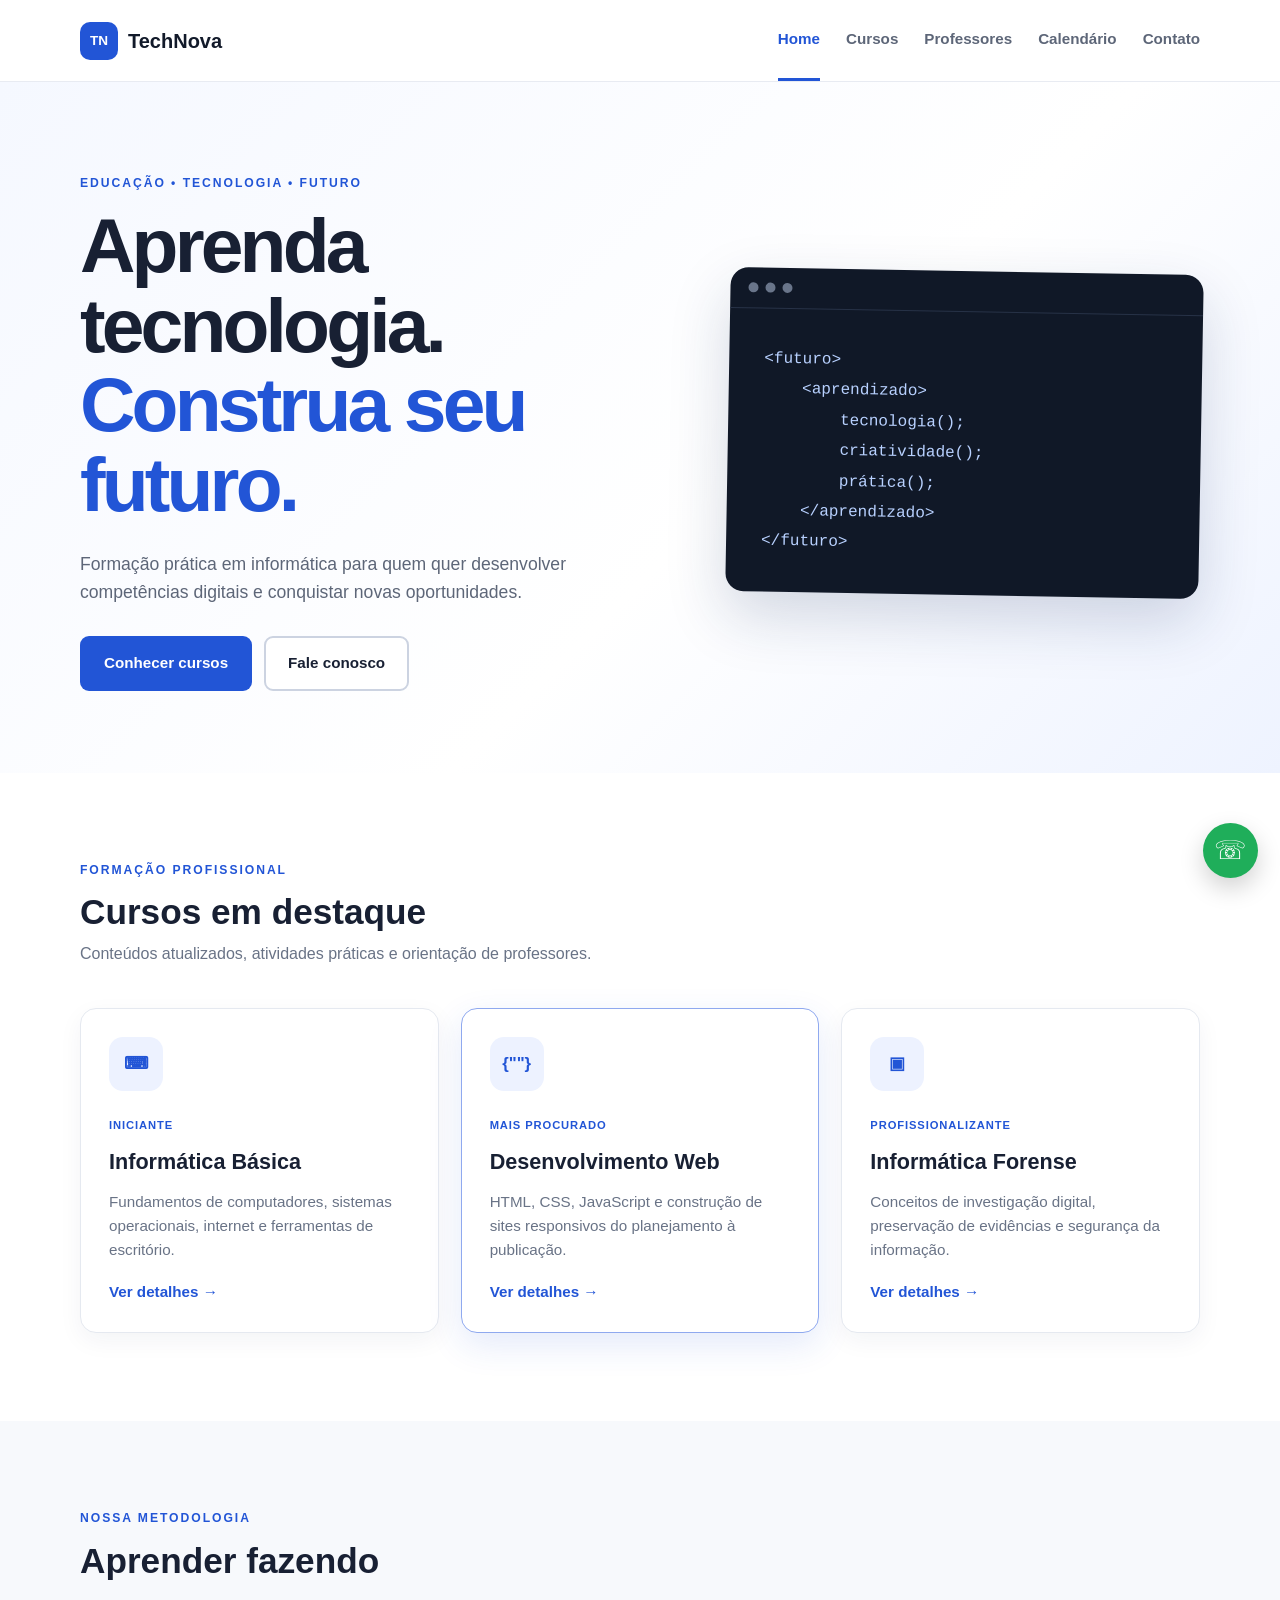
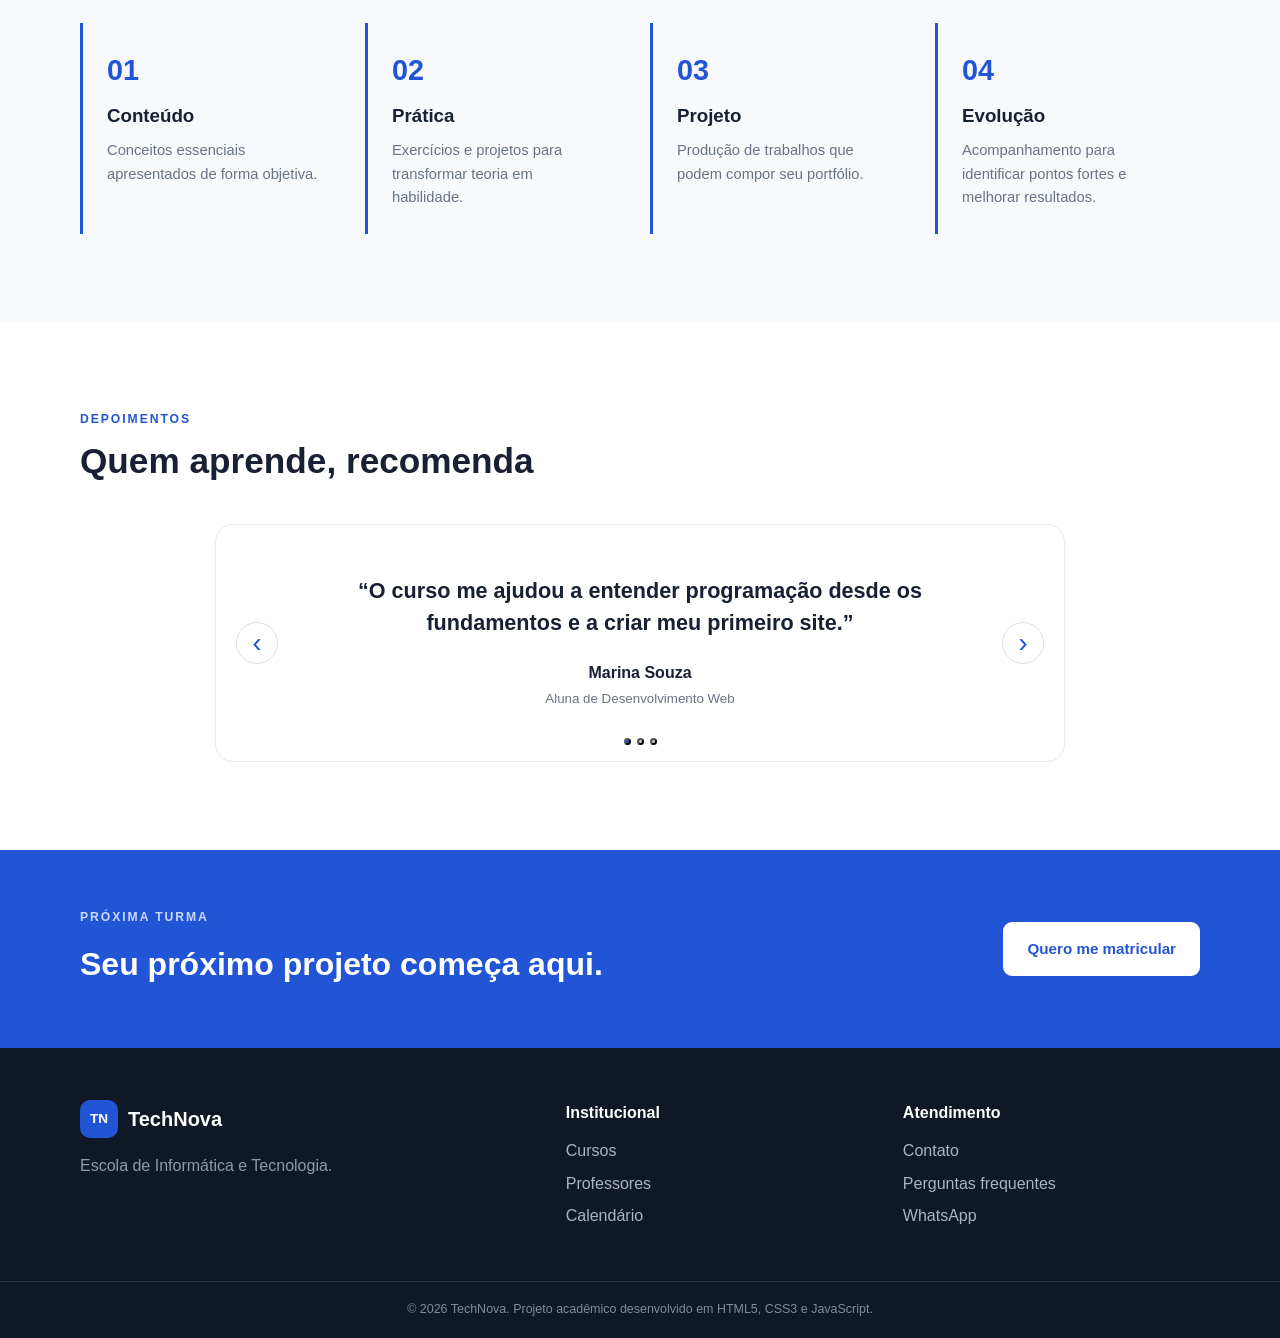
<file: index.html>
<!DOCTYPE html>
<html lang="pt-BR">
<head>
    <meta charset="UTF-8">
    <meta name="viewport" content="width=device-width, initial-scale=1.0">
    <meta name="description" content="TechNova Escola de Informática - cursos profissionalizantes de tecnologia.">
    <title>TechNova | Escola de Informática</title>
    <link rel="stylesheet" href="css/style.css">
</head>
<body>
<header class="site-header">
    <div class="container nav-wrapper">
        <a class="logo" href="index.html"><span class="logo-mark">TN</span> TechNova</a>
        <button class="menu-toggle" aria-label="Abrir menu">☰</button>
        <nav class="main-nav">
            <a class="active" href="index.html">Home</a>
            <a href="cursos.html">Cursos</a>
            <a href="professores.html">Professores</a>
            <a href="calendario.html">Calendário</a>
            <a href="contato.html">Contato</a>
        </nav>
    </div>
</header>

<main>
<section class="hero">
    <div class="container hero-grid">
        <div>
            <p class="eyebrow">EDUCAÇÃO • TECNOLOGIA • FUTURO</p>
            <h1>Aprenda tecnologia.<br><span>Construa seu futuro.</span></h1>
            <p class="hero-text">Formação prática em informática para quem quer desenvolver competências digitais e conquistar novas oportunidades.</p>
            <div class="hero-actions">
                <a class="btn btn-primary" href="cursos.html">Conhecer cursos</a>
                <a class="btn btn-outline" href="contato.html">Fale conosco</a>
            </div>
        </div>
        <div class="hero-panel">
            <div class="code-window">
                <div class="window-top"><span></span><span></span><span></span></div>
                <pre><code>&lt;futuro&gt;
    &lt;aprendizado&gt;
        tecnologia();
        criatividade();
        prática();
    &lt;/aprendizado&gt;
&lt;/futuro&gt;</code></pre>
            </div>
        </div>
    </div>
</section>

<section class="section">
    <div class="container">
        <div class="section-heading">
            <p class="eyebrow">FORMAÇÃO PROFISSIONAL</p>
            <h2>Cursos em destaque</h2>
            <p>Conteúdos atualizados, atividades práticas e orientação de professores.</p>
        </div>
        <div class="cards-grid">
            <article class="course-card">
                <div class="course-icon">⌨</div>
                <span class="tag">Iniciante</span>
                <h3>Informática Básica</h3>
                <p>Fundamentos de computadores, sistemas operacionais, internet e ferramentas de escritório.</p>
                <button class="text-btn modal-open" data-course="Informática Básica">Ver detalhes →</button>
            </article>
            <article class="course-card featured">
                <div class="course-icon">{"</>"}</div>
                <span class="tag">Mais procurado</span>
                <h3>Desenvolvimento Web</h3>
                <p>HTML, CSS, JavaScript e construção de sites responsivos do planejamento à publicação.</p>
                <button class="text-btn modal-open" data-course="Desenvolvimento Web">Ver detalhes →</button>
            </article>
            <article class="course-card">
                <div class="course-icon">▣</div>
                <span class="tag">Profissionalizante</span>
                <h3>Informática Forense</h3>
                <p>Conceitos de investigação digital, preservação de evidências e segurança da informação.</p>
                <button class="text-btn modal-open" data-course="Informática Forense">Ver detalhes →</button>
            </article>
        </div>
    </div>
</section>

<section class="section section-alt">
    <div class="container">
        <div class="section-heading">
            <p class="eyebrow">NOSSA METODOLOGIA</p>
            <h2>Aprender fazendo</h2>
        </div>
        <div class="steps">
            <div class="step"><strong>01</strong><h3>Conteúdo</h3><p>Conceitos essenciais apresentados de forma objetiva.</p></div>
            <div class="step"><strong>02</strong><h3>Prática</h3><p>Exercícios e projetos para transformar teoria em habilidade.</p></div>
            <div class="step"><strong>03</strong><h3>Projeto</h3><p>Produção de trabalhos que podem compor seu portfólio.</p></div>
            <div class="step"><strong>04</strong><h3>Evolução</h3><p>Acompanhamento para identificar pontos fortes e melhorar resultados.</p></div>
        </div>
    </div>
</section>

<section class="section">
    <div class="container">
        <div class="section-heading">
            <p class="eyebrow">DEPOIMENTOS</p>
            <h2>Quem aprende, recomenda</h2>
        </div>
        <div class="carousel">
            <button class="carousel-btn prev" aria-label="Anterior">‹</button>
            <div class="testimonial active">
                <p>“O curso me ajudou a entender programação desde os fundamentos e a criar meu primeiro site.”</p>
                <strong>Marina Souza</strong><small>Aluna de Desenvolvimento Web</small>
            </div>
            <div class="testimonial">
                <p>“As aulas práticas tornam o conteúdo muito mais fácil de compreender e aplicar.”</p>
                <strong>Lucas Almeida</strong><small>Aluno de Informática Básica</small>
            </div>
            <div class="testimonial">
                <p>“A abordagem de segurança e investigação digital despertou meu interesse pela área de informática forense.”</p>
                <strong>Gabriel Santos</strong><small>Aluno de Informática Forense</small>
            </div>
            <button class="carousel-btn next" aria-label="Próximo">›</button>
            <div class="carousel-dots"></div>
        </div>
    </div>
</section>

<section class="cta">
    <div class="container cta-inner">
        <div><p class="eyebrow">PRÓXIMA TURMA</p><h2>Seu próximo projeto começa aqui.</h2></div>
        <a class="btn btn-light" href="contato.html">Quero me matricular</a>
    </div>
</section>
</main>

<footer class="site-footer">
    <div class="container footer-grid">
        <div><a class="logo footer-logo" href="index.html"><span class="logo-mark">TN</span> TechNova</a><p>Escola de Informática e Tecnologia.</p></div>
        <div><h4>Institucional</h4><a href="cursos.html">Cursos</a><a href="professores.html">Professores</a><a href="calendario.html">Calendário</a></div>
        <div><h4>Atendimento</h4><a href="contato.html">Contato</a><a href="#faq">Perguntas frequentes</a><a class="whatsapp-link" href="#" data-whatsapp>WhatsApp</a></div>
    </div>
    <div class="footer-bottom">© 2026 TechNova. Projeto acadêmico desenvolvido em HTML5, CSS3 e JavaScript.</div>
</footer>

<a class="floating-whatsapp" href="#" data-whatsapp aria-label="Contato pelo WhatsApp">☏</a>

<div class="modal" id="courseModal" aria-hidden="true">
    <div class="modal-box">
        <button class="modal-close" aria-label="Fechar">×</button>
        <p class="eyebrow">DETALHES DO CURSO</p>
        <h2 id="modalTitle">Curso</h2>
        <p id="modalDescription"></p>
        <ul id="modalList" class="check-list"></ul>
        <a class="btn btn-primary" href="contato.html">Solicitar matrícula</a>
    </div>
</div>
<script src="js/script.js"></script>
</body>
</html>
</file>
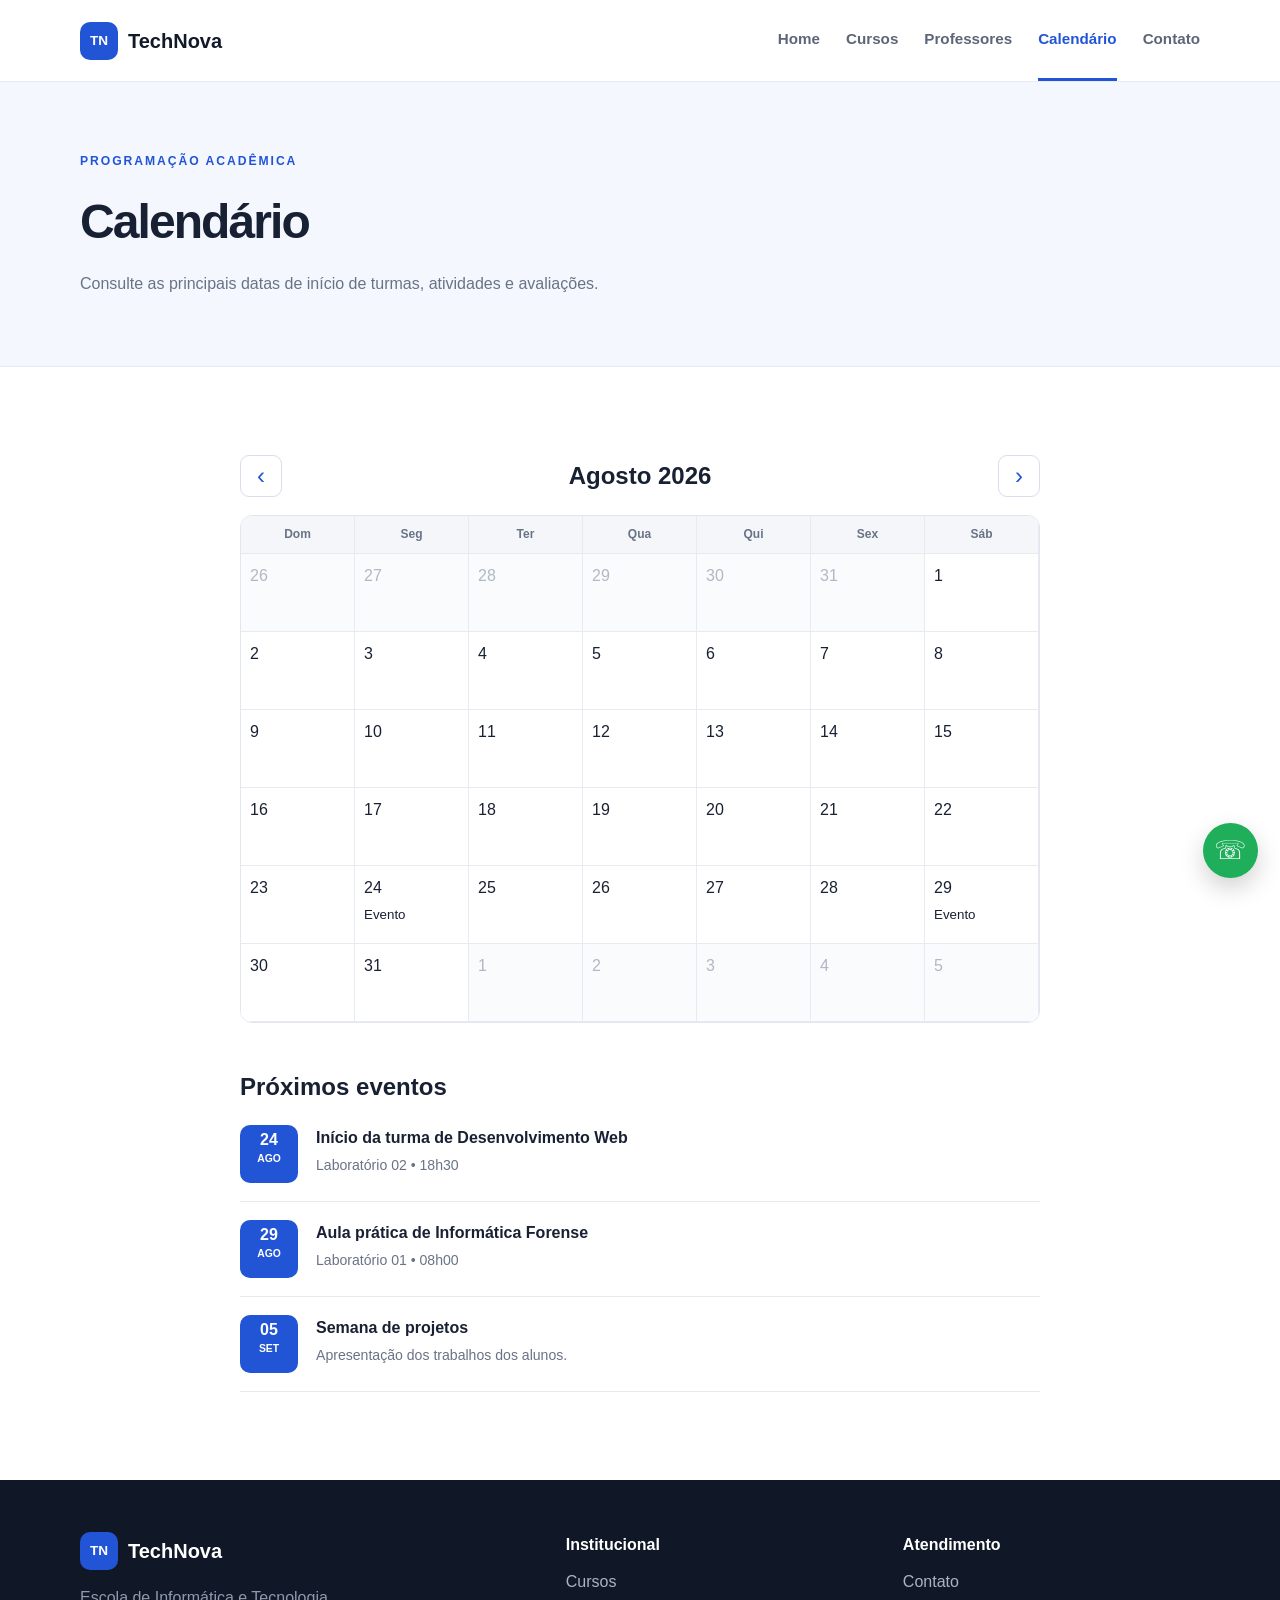
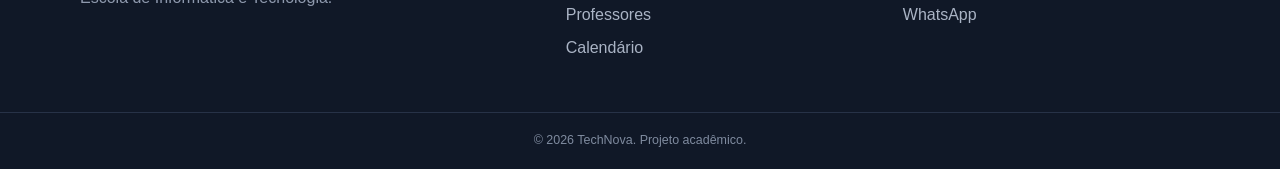
<file: calendario.html>
<!DOCTYPE html>
<html lang="pt-BR">
<head>
    <meta charset="UTF-8">
    <meta name="viewport" content="width=device-width, initial-scale=1.0">
    <title>TechNova | Calendário</title>
    <link rel="stylesheet" href="css/style.css">
</head>
<body>

<header class="site-header">
    <div class="container nav-wrapper">
        <a class="logo" href="index.html">
            <span class="logo-mark">TN</span> TechNova
        </a>
        <button class="menu-toggle" aria-label="Abrir menu">☰</button>
        <nav class="main-nav">
            <a href="index.html">Home</a>
            <a href="cursos.html">Cursos</a>
            <a href="professores.html">Professores</a>
            <a class="active" href="calendario.html">Calendário</a>
            <a href="contato.html">Contato</a>
        </nav>
    </div>
</header>
<main>
<section class="page-hero">
    <div class="container">
        <p class="eyebrow">PROGRAMAÇÃO ACADÊMICA</p>
        <h1>Calendário</h1>
        <p>Consulte as principais datas de início de turmas, atividades e avaliações.</p>
    </div>
</section>
<section class="section"><div class="container">
<div class="calendar-header"><button id="prevMonth" class="calendar-nav">‹</button><h2 id="monthTitle">Agosto 2026</h2><button id="nextMonth" class="calendar-nav">›</button></div>
<div class="calendar" id="calendar"></div>
<div class="events-list"><h2>Próximos eventos</h2>
<div class="event"><span class="event-date">24<br><small>AGO</small></span><div><h3>Início da turma de Desenvolvimento Web</h3><p>Laboratório 02 • 18h30</p></div></div>
<div class="event"><span class="event-date">29<br><small>AGO</small></span><div><h3>Aula prática de Informática Forense</h3><p>Laboratório 01 • 08h00</p></div></div>
<div class="event"><span class="event-date">05<br><small>SET</small></span><div><h3>Semana de projetos</h3><p>Apresentação dos trabalhos dos alunos.</p></div></div>
</div>
</div></section>
</main>
<footer class="site-footer"><div class="container footer-grid"><div><a class="logo footer-logo" href="index.html"><span class="logo-mark">TN</span> TechNova</a><p>Escola de Informática e Tecnologia.</p></div><div><h4>Institucional</h4><a href="cursos.html">Cursos</a><a href="professores.html">Professores</a><a href="calendario.html">Calendário</a></div><div><h4>Atendimento</h4><a href="contato.html">Contato</a><a class="whatsapp-link" href="#" data-whatsapp>WhatsApp</a></div></div><div class="footer-bottom">© 2026 TechNova. Projeto acadêmico.</div></footer>
<a class="floating-whatsapp" href="#" data-whatsapp aria-label="Contato pelo WhatsApp">☏</a><script src="js/script.js"></script>
</body></html>
</file>
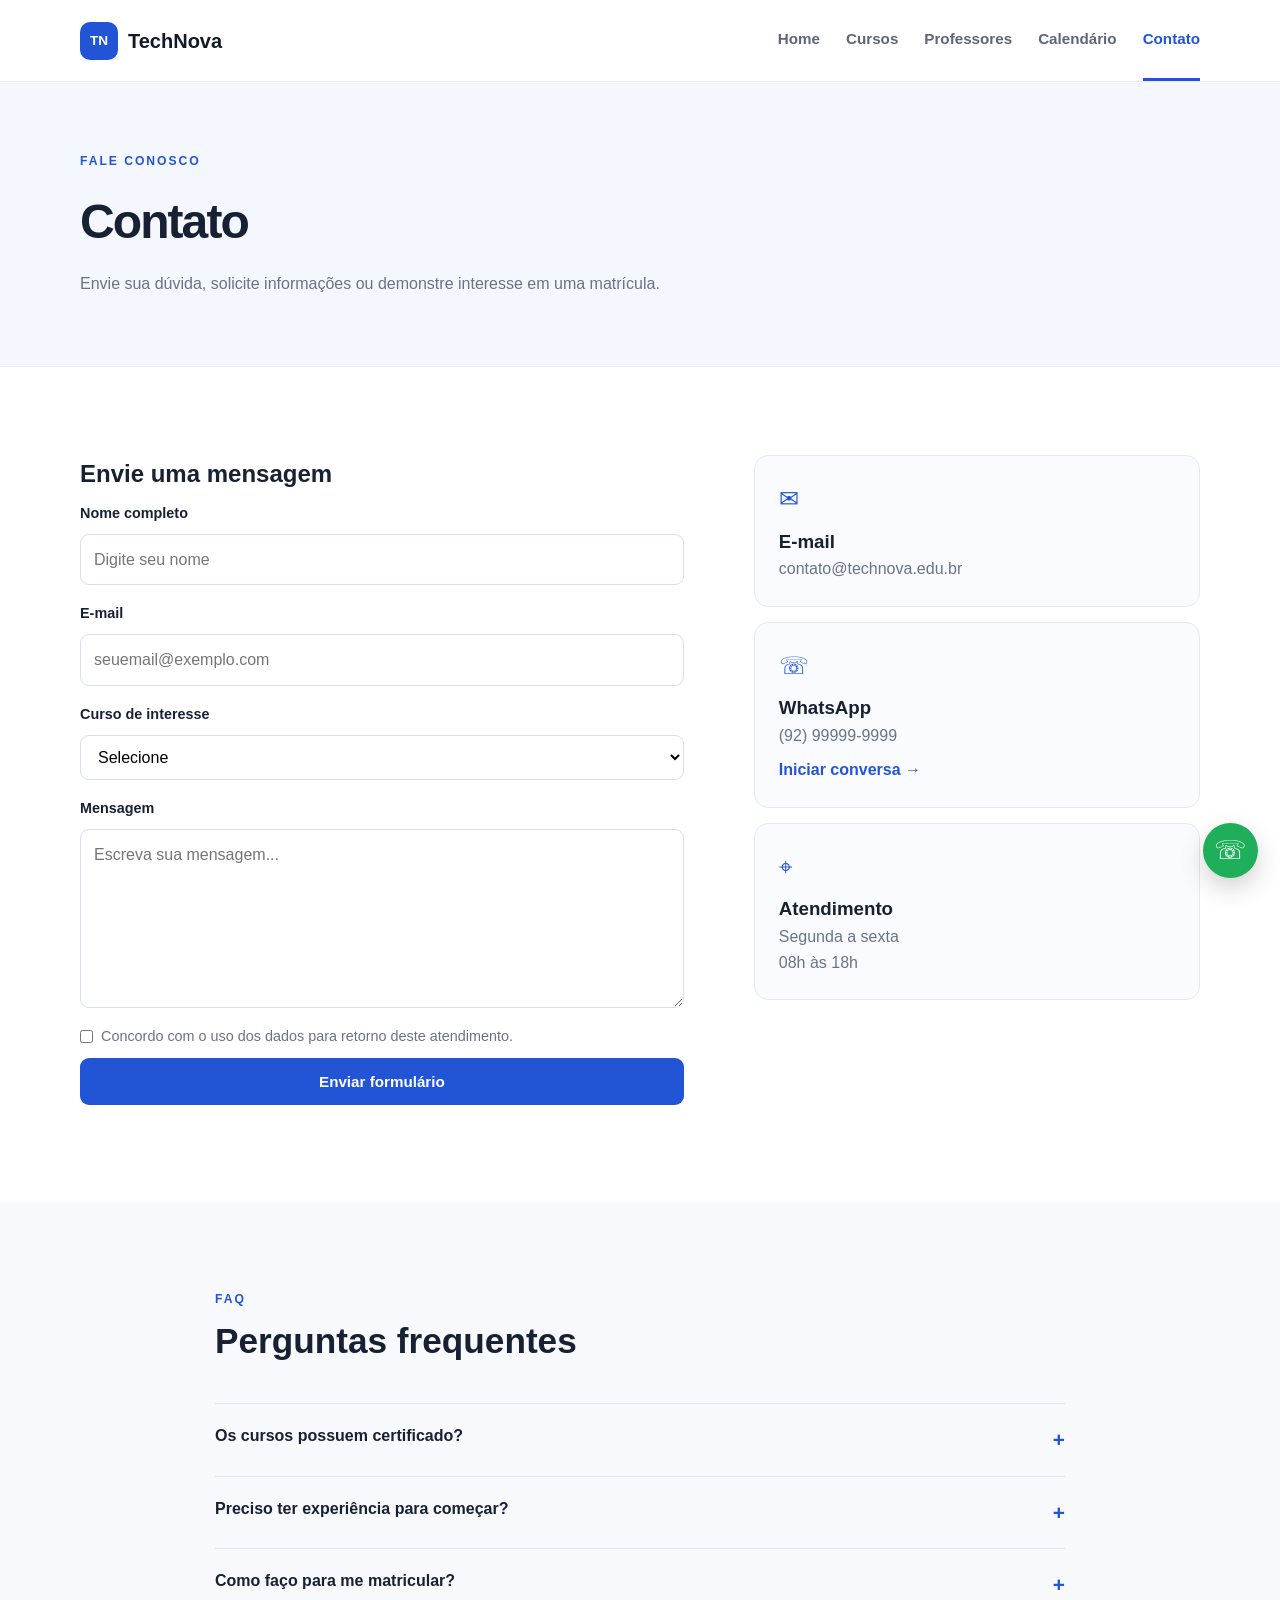
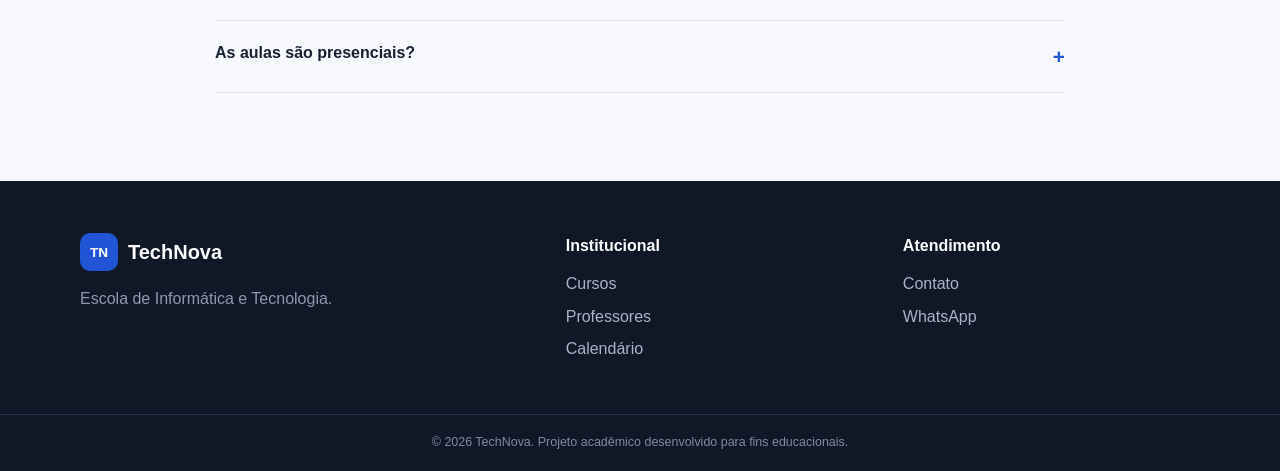
<file: contato.html>
<!DOCTYPE html>
<html lang="pt-BR">
<head><meta charset="UTF-8"><meta name="viewport" content="width=device-width, initial-scale=1.0"><meta name="description" content="Entre em contato com a TechNova."><title>TechNova | Contato</title><link rel="stylesheet" href="css/style.css"></head>
<body>
<header class="site-header"><div class="container nav-wrapper"><a class="logo" href="index.html"><span class="logo-mark">TN</span> TechNova</a><button class="menu-toggle" aria-label="Abrir menu">☰</button><nav class="main-nav"><a href="index.html">Home</a><a href="cursos.html">Cursos</a><a href="professores.html">Professores</a><a href="calendario.html">Calendário</a><a class="active" href="contato.html">Contato</a></nav></div></header>
<main>
<section class="page-hero"><div class="container"><p class="eyebrow">FALE CONOSCO</p><h1>Contato</h1><p>Envie sua dúvida, solicite informações ou demonstre interesse em uma matrícula.</p></div></section>
<section class="section"><div class="container contact-grid">
<div>
<h2>Envie uma mensagem</h2>
<form id="contactForm" class="contact-form">
<label for="nome">Nome completo</label><input id="nome" name="nome" type="text" placeholder="Digite seu nome" required>
<label for="email">E-mail</label><input id="email" name="email" type="email" placeholder="seuemail@exemplo.com" required>
<label for="curso">Curso de interesse</label><select id="curso" name="curso" required><option value="">Selecione</option><option>Informática Básica</option><option>Desenvolvimento Web</option><option>Informática Forense</option><option>Algoritmos e Lógica</option><option>Segurança da Informação</option><option>Office e Produtividade</option></select>
<label for="mensagem">Mensagem</label><textarea id="mensagem" name="mensagem" rows="6" placeholder="Escreva sua mensagem..." required></textarea>
<label class="consent"><input type="checkbox" required> Concordo com o uso dos dados para retorno deste atendimento.</label>
<button class="btn btn-primary" type="submit">Enviar formulário</button>
<p id="formMessage" class="form-message" role="status"></p>
</form>
</div>
<aside class="contact-info">
<div class="info-box"><span>✉</span><h3>E-mail</h3><p>contato@technova.edu.br</p></div>
<div class="info-box"><span>☏</span><h3>WhatsApp</h3><p>(92) 99999-9999</p><a href="#" data-whatsapp>Iniciar conversa →</a></div>
<div class="info-box"><span>⌖</span><h3>Atendimento</h3><p>Segunda a sexta<br>08h às 18h</p></div>
</aside>
</div></section>

<section class="section section-alt" id="faq"><div class="container narrow">
<div class="section-heading"><p class="eyebrow">FAQ</p><h2>Perguntas frequentes</h2></div>
<div class="faq">
<details><summary>Os cursos possuem certificado?</summary><p>Sim. Os cursos indicados como certificados possuem emissão de certificado conforme os critérios acadêmicos da instituição.</p></details>
<details><summary>Preciso ter experiência para começar?</summary><p>Não. Há cursos introdutórios e trilhas para diferentes níveis de conhecimento.</p></details>
<details><summary>Como faço para me matricular?</summary><p>Preencha o formulário desta página ou entre em contato pelo WhatsApp para receber orientações sobre turmas e matrícula.</p></details>
<details><summary>As aulas são presenciais?</summary><p>Para este projeto acadêmico, as turmas apresentadas foram planejadas no formato presencial, com atividades práticas em laboratório.</p></details>
</div>
</div></section>
</main>
<footer class="site-footer"><div class="container footer-grid"><div><a class="logo footer-logo" href="index.html"><span class="logo-mark">TN</span> TechNova</a><p>Escola de Informática e Tecnologia.</p></div><div><h4>Institucional</h4><a href="cursos.html">Cursos</a><a href="professores.html">Professores</a><a href="calendario.html">Calendário</a></div><div><h4>Atendimento</h4><a href="contato.html">Contato</a><a class="whatsapp-link" href="#" data-whatsapp>WhatsApp</a></div></div><div class="footer-bottom">© 2026 TechNova. Projeto acadêmico desenvolvido para fins educacionais.</div></footer>
<a class="floating-whatsapp" href="#" data-whatsapp aria-label="Contato pelo WhatsApp">☏</a><script src="js/script.js"></script>
</body></html>
</file>
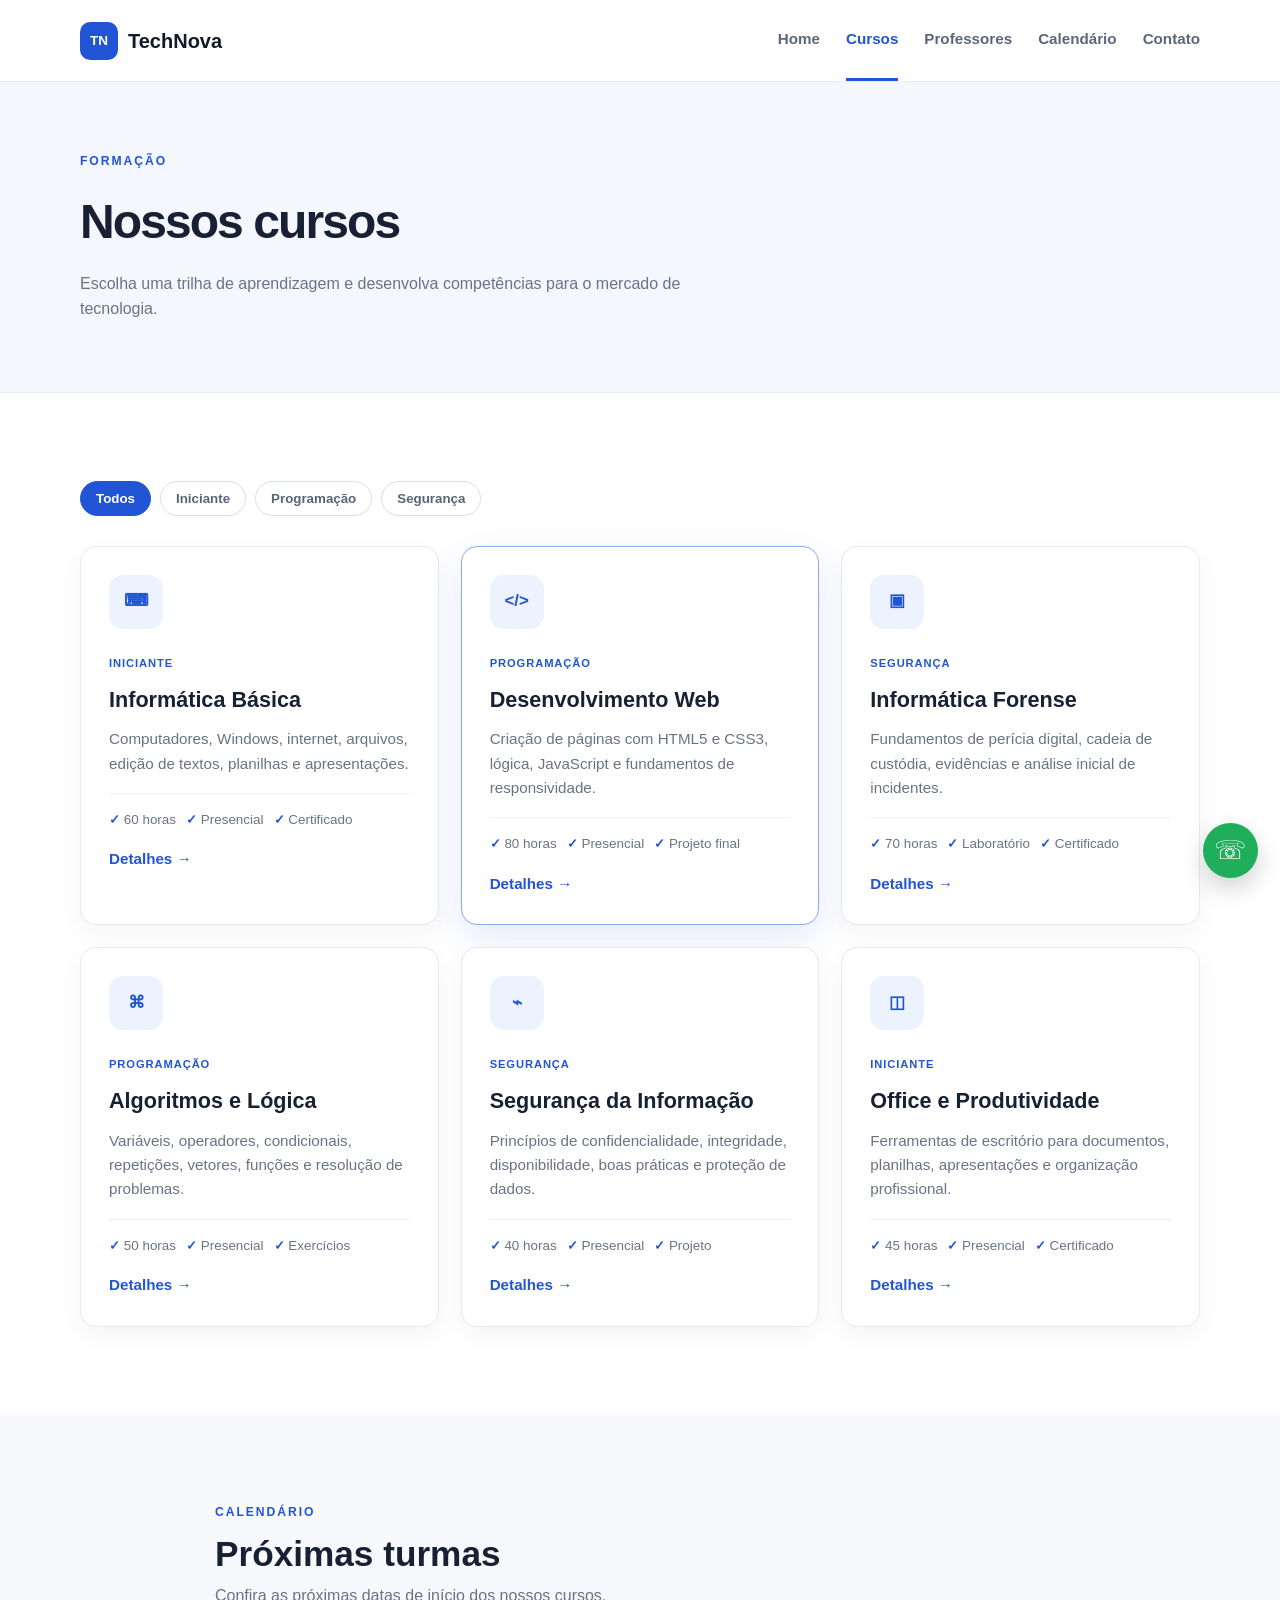
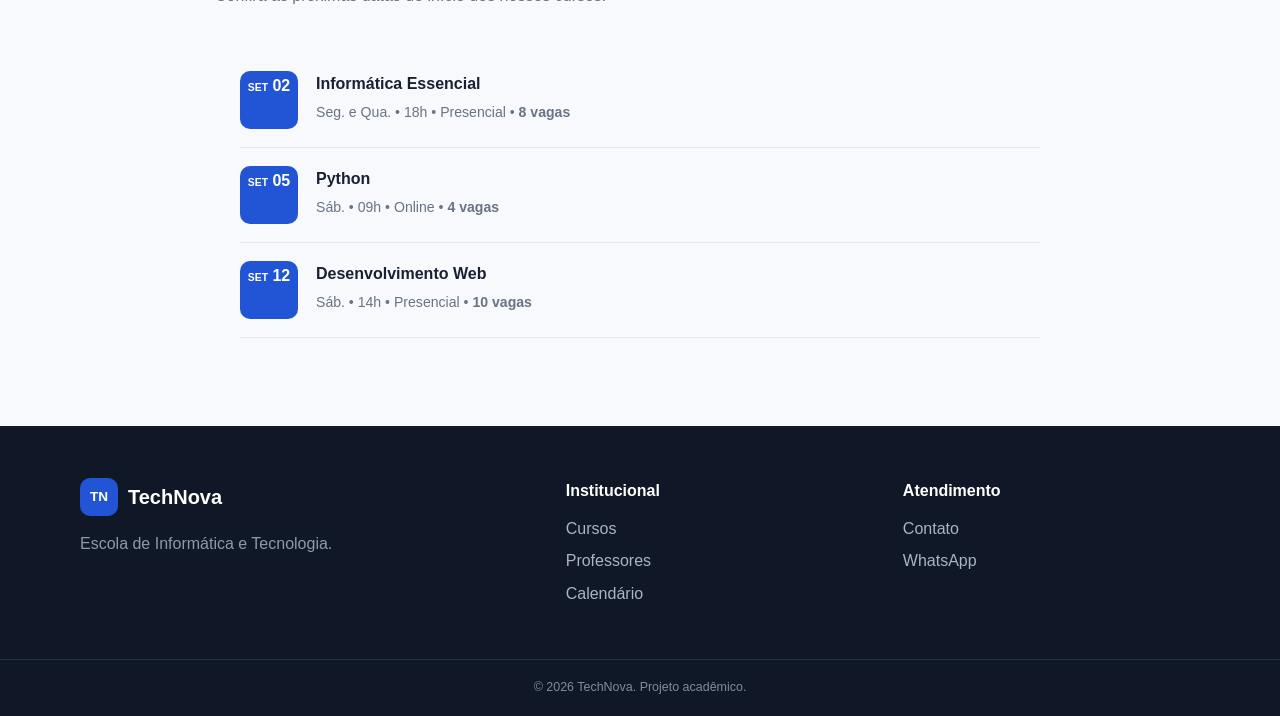
<file: cursos.html>
<!DOCTYPE html>
<html lang="pt-BR">

<head>
    <meta charset="UTF-8">
    <meta name="viewport" content="width=device-width, initial-scale=1.0">

    <meta name="description" content="Cursos da TechNova Escola de Informática.">

    <title>TechNova | Cursos</title>

    <link rel="stylesheet" href="css/style.css">
</head>

<body>

    <header class="site-header">
        <div class="container nav-wrapper">

            <a class="logo" href="index.html">
                <span class="logo-mark">TN</span>
                TechNova
            </a>

            <button class="menu-toggle" aria-label="Abrir menu">
                ☰
            </button>

            <nav class="main-nav">
                <a href="index.html">Home</a>
                <a class="active" href="cursos.html">Cursos</a>
                <a href="professores.html">Professores</a>
                <a href="calendario.html">Calendário</a>
                <a href="contato.html">Contato</a>
            </nav>

        </div>
    </header>


    <main>

        <!-- ================= CABEÇALHO ================= -->

        <section class="page-hero">

            <div class="container">

                <p class="eyebrow">
                    FORMAÇÃO
                </p>

                <h1>
                    Nossos cursos
                </h1>

                <p>
                    Escolha uma trilha de aprendizagem e desenvolva competências
                    para o mercado de tecnologia.
                </p>

            </div>

        </section>


        <!-- ================= CURSOS ================= -->

        <section class="section">

            <div class="container">

                <div class="filter-bar">

                    <button class="filter active" data-filter="todos">
                        Todos
                    </button>

                    <button class="filter" data-filter="iniciante">
                        Iniciante
                    </button>

                    <button class="filter" data-filter="programacao">
                        Programação
                    </button>

                    <button class="filter" data-filter="seguranca">
                        Segurança
                    </button>

                </div>


                <div class="cards-grid course-list">

                    <!-- CURSO 1 -->

                    <article class="course-card course-item" data-category="iniciante">

                        <div class="course-icon">
                            ⌨
                        </div>

                        <span class="tag">
                            Iniciante
                        </span>

                        <h2>
                            Informática Básica
                        </h2>

                        <p>
                            Computadores, Windows, internet, arquivos,
                            edição de textos, planilhas e apresentações.
                        </p>

                        <ul class="mini-list">
                            <li>60 horas</li>
                            <li>Presencial</li>
                            <li>Certificado</li>
                        </ul>

                        <button
                            class="text-btn modal-open"
                            data-course="Informática Básica">
                            Detalhes →
                        </button>

                    </article>


                    <!-- CURSO 2 -->

                    <article
                        class="course-card featured course-item"
                        data-category="programacao">

                        <div class="course-icon">
                            &lt;/&gt;
                        </div>

                        <span class="tag">
                            Programação
                        </span>

                        <h2>
                            Desenvolvimento Web
                        </h2>

                        <p>
                            Criação de páginas com HTML5 e CSS3, lógica,
                            JavaScript e fundamentos de responsividade.
                        </p>

                        <ul class="mini-list">
                            <li>80 horas</li>
                            <li>Presencial</li>
                            <li>Projeto final</li>
                        </ul>

                        <button
                            class="text-btn modal-open"
                            data-course="Desenvolvimento Web">
                            Detalhes →
                        </button>

                    </article>


                    <!-- CURSO 3 -->

                    <article
                        class="course-card course-item"
                        data-category="seguranca">

                        <div class="course-icon">
                            ▣
                        </div>

                        <span class="tag">
                            Segurança
                        </span>

                        <h2>
                            Informática Forense
                        </h2>

                        <p>
                            Fundamentos de perícia digital, cadeia de custódia,
                            evidências e análise inicial de incidentes.
                        </p>

                        <ul class="mini-list">
                            <li>70 horas</li>
                            <li>Laboratório</li>
                            <li>Certificado</li>
                        </ul>

                        <button
                            class="text-btn modal-open"
                            data-course="Informática Forense">
                            Detalhes →
                        </button>

                    </article>


                    <!-- CURSO 4 -->

                    <article
                        class="course-card course-item"
                        data-category="programacao">

                        <div class="course-icon">
                            ⌘
                        </div>

                        <span class="tag">
                            Programação
                        </span>

                        <h2>
                            Algoritmos e Lógica
                        </h2>

                        <p>
                            Variáveis, operadores, condicionais, repetições,
                            vetores, funções e resolução de problemas.
                        </p>

                        <ul class="mini-list">
                            <li>50 horas</li>
                            <li>Presencial</li>
                            <li>Exercícios</li>
                        </ul>

                        <button
                            class="text-btn modal-open"
                            data-course="Algoritmos e Lógica">
                            Detalhes →
                        </button>

                    </article>


                    <!-- CURSO 5 -->

                    <article
                        class="course-card course-item"
                        data-category="seguranca">

                        <div class="course-icon">
                            ⌁
                        </div>

                        <span class="tag">
                            Segurança
                        </span>

                        <h2>
                            Segurança da Informação
                        </h2>

                        <p>
                            Princípios de confidencialidade, integridade,
                            disponibilidade, boas práticas e proteção de dados.
                        </p>

                        <ul class="mini-list">
                            <li>40 horas</li>
                            <li>Presencial</li>
                            <li>Projeto</li>
                        </ul>

                        <button
                            class="text-btn modal-open"
                            data-course="Segurança da Informação">
                            Detalhes →
                        </button>

                    </article>


                    <!-- CURSO 6 -->

                    <article
                        class="course-card course-item"
                        data-category="iniciante">

                        <div class="course-icon">
                            ◫
                        </div>

                        <span class="tag">
                            Iniciante
                        </span>

                        <h2>
                            Office e Produtividade
                        </h2>

                        <p>
                            Ferramentas de escritório para documentos,
                            planilhas, apresentações e organização profissional.
                        </p>

                        <ul class="mini-list">
                            <li>45 horas</li>
                            <li>Presencial</li>
                            <li>Certificado</li>
                        </ul>

                        <button
                            class="text-btn modal-open"
                            data-course="Office e Produtividade">
                            Detalhes →
                        </button>

                    </article>

                </div>

            </div>

        </section>


        <!-- ================= CALENDÁRIO ================= -->

        <section class="section section-alt" id="calendario">

            <div class="container narrow">

                <div class="section-heading">

                    <p class="eyebrow">
                        CALENDÁRIO
                    </p>

                    <h2>
                        Próximas turmas
                    </h2>

                    <p>
                        Confira as próximas datas de início dos nossos cursos.
                    </p>

                </div>


                <div class="events-list">

                    <div class="event">

                        <div class="event-date">
                            <small>SET</small>
                            02
                        </div>

                        <div>
                            <h3>
                                Informática Essencial
                            </h3>

                            <p>
                                Seg. e Qua. • 18h • Presencial •
                                <strong>8 vagas</strong>
                            </p>
                        </div>

                    </div>


                    <div class="event">

                        <div class="event-date">
                            <small>SET</small>
                            05
                        </div>

                        <div>
                            <h3>
                                Python
                            </h3>

                            <p>
                                Sáb. • 09h • Online •
                                <strong>4 vagas</strong>
                            </p>
                        </div>

                    </div>


                    <div class="event">

                        <div class="event-date">
                            <small>SET</small>
                            12
                        </div>

                        <div>
                            <h3>
                                Desenvolvimento Web
                            </h3>

                            <p>
                                Sáb. • 14h • Presencial •
                                <strong>10 vagas</strong>
                            </p>
                        </div>

                    </div>

                </div>

            </div>

        </section>

    </main>


    <!-- ================= RODAPÉ ================= -->

    <footer class="site-footer">

        <div class="container footer-grid">

            <div>

                <a class="logo footer-logo" href="index.html">
                    <span class="logo-mark">TN</span>
                    TechNova
                </a>

                <p>
                    Escola de Informática e Tecnologia.
                </p>

            </div>


            <div>

                <h4>
                    Institucional
                </h4>

                <a href="cursos.html">
                    Cursos
                </a>

                <a href="professores.html">
                    Professores
                </a>

                <a href="calendario.html">
                    Calendário
                </a>

            </div>


            <div>

                <h4>
                    Atendimento
                </h4>

                <a href="contato.html">
                    Contato
                </a>

                <a class="whatsapp-link" href="#" data-whatsapp>
                    WhatsApp
                </a>

            </div>

        </div>


        <div class="footer-bottom">
            © 2026 TechNova. Projeto acadêmico.
        </div>

    </footer>


    <!-- ================= WHATSAPP ================= -->

    <a
        class="floating-whatsapp"
        href="#"
        data-whatsapp
        aria-label="Contato pelo WhatsApp">
        ☏
    </a>


    <!-- ================= MODAL ================= -->

    <div
        class="modal"
        id="courseModal"
        aria-hidden="true">

        <div class="modal-box">

            <button
                class="modal-close"
                aria-label="Fechar">
                ×
            </button>

            <p class="eyebrow">
                DETALHES DO CURSO
            </p>

            <h2 id="modalTitle">
                Curso
            </h2>

            <p id="modalDescription"></p>

            <ul
                id="modalList"
                class="check-list">
            </ul>

            <a
                class="btn btn-primary"
                href="contato.html">
                Solicitar matrícula
            </a>

        </div>

    </div>


    <script src="js/script.js"></script>

</body>

</html>
</file>
<file: css/style.css>
* {
    box-sizing: border-box;
    margin: 0;
    padding: 0;
}

html {
    scroll-behavior: smooth;
}

body {
    font-family: Arial, Helvetica, sans-serif;
    color: #182033;
    background: #fff;
    line-height: 1.6;
}

.container {
    width: min(1120px, 92%);
    margin: auto;
}

.site-header {
    position: sticky;
    top: 0;
    z-index: 50;
    background: rgba(255, 255, 255, .96);
    border-bottom: 1px solid #e8ebf2;
    backdrop-filter: blur(10px);
}

.nav-wrapper {
    min-height: 76px;
    display: flex;
    align-items: center;
    justify-content: space-between;
    gap: 30px;
}

.logo {
    display: flex;
    align-items: center;
    gap: 10px;
    color: #121a2a;
    text-decoration: none;
    font-size: 1.25rem;
    font-weight: 800;
}

.logo-mark {
    display: grid;
    place-items: center;
    width: 38px;
    height: 38px;
    border-radius: 10px;
    background: #2255d6;
    color: #fff;
    font-size: .85rem;
}

.main-nav {
    display: flex;
    gap: 26px;
    align-items: center;
}

.main-nav a {
    color: #5d6678;
    text-decoration: none;
    font-weight: 600;
    font-size: .95rem;
    padding: 27px 0;
    border-bottom: 3px solid transparent;
}

.main-nav a:hover,
.main-nav a.active {
    color: #2255d6;
    border-color: #2255d6;
}

.menu-toggle {
    display: none;
    border: 0;
    background: none;
    font-size: 1.6rem;
}

.hero {
    padding: 92px 0 82px;
    background: linear-gradient(
        135deg,
        #f5f8ff 0%,
        #fff 58%,
        #eef3ff 100%
    );
}

.hero-grid {
    display: grid;
    grid-template-columns: 1.1fr .9fr;
    gap: 70px;
    align-items: center;
}

.eyebrow {
    color: #2255d6;
    font-size: .76rem;
    letter-spacing: .16em;
    font-weight: 800;
    margin-bottom: 12px;
}

.hero h1 {
    font-size: clamp(2.7rem, 6vw, 5rem);
    line-height: 1.04;
    letter-spacing: -.05em;
    margin-bottom: 25px;
}

.hero h1 span {
    color: #2255d6;
}

.hero-text {
    font-size: 1.1rem;
    color: #5d6678;
    max-width: 610px;
    margin-bottom: 30px;
}

.hero-actions {
    display: flex;
    gap: 12px;
    flex-wrap: wrap;
}

.btn {
    display: inline-block;
    padding: 13px 22px;
    border-radius: 9px;
    text-decoration: none;
    font-weight: 700;
    border: 2px solid transparent;
    cursor: pointer;
    font-size: .95rem;
}

.btn-primary {
    background: #2255d6;
    color: #fff;
}

.btn-primary:hover {
    background: #183fa4;
}

.btn-outline {
    border-color: #ccd3e1;
    color: #182033;
    background: #fff;
}

.btn-outline:hover {
    border-color: #2255d6;
    color: #2255d6;
}

.btn-light {
    background: #fff;
    color: #2255d6;
}

.hero-panel {
    display: flex;
    justify-content: center;
}

.code-window {
    width: 100%;
    max-width: 490px;
    background: #101827;
    border-radius: 18px;
    box-shadow: 0 24px 60px rgba(23, 46, 94, .18);
    overflow: hidden;
    transform: rotate(1deg);
}

.window-top {
    display: flex;
    gap: 7px;
    padding: 15px 18px;
    border-bottom: 1px solid #273247;
}

.window-top span {
    width: 10px;
    height: 10px;
    border-radius: 50%;
    background: #69758a;
}

.code-window pre {
    padding: 35px;
    color: #b8d1ff;
    font-family: Consolas, monospace;
    font-size: 1rem;
    line-height: 1.9;
    overflow: auto;
}

.section {
    padding: 88px 0;
}

.section-alt {
    background: #f7f9fc;
}

.section-heading {
    margin-bottom: 42px;
}

.section-heading h2 {
    font-size: 2.2rem;
    line-height: 1.15;
    margin-bottom: 8px;
}

.section-heading > p:last-child {
    color: #697386;
}

.cards-grid {
    display: grid;
    grid-template-columns: repeat(3, 1fr);
    gap: 22px;
}

.course-card,
.teacher-card {
    background: #fff;
    border: 1px solid #e5e9f0;
    border-radius: 16px;
    padding: 28px;
    box-shadow: 0 8px 25px rgba(26, 44, 79, .05);
}

.course-card {
    transition: .2s;
}

.course-card:hover {
    transform: translateY(-4px);
    box-shadow: 0 14px 35px rgba(26, 44, 79, .1);
}

.course-card.featured {
    border-color: #8fa9ef;
    box-shadow: 0 12px 35px rgba(34, 85, 214, .12);
}

.course-icon {
    width: 54px;
    height: 54px;
    border-radius: 14px;
    background: #edf2ff;
    color: #2255d6;
    display: grid;
    place-items: center;
    font-weight: 800;
    font-size: 1.05rem;
    margin-bottom: 20px;
}

.tag {
    display: inline-block;
    font-size: .7rem;
    text-transform: uppercase;
    letter-spacing: .08em;
    color: #2255d6;
    font-weight: 800;
    margin-bottom: 10px;
}

.course-card h2,
.course-card h3 {
    font-size: 1.35rem;
    margin-bottom: 10px;
}

.course-card p,
.teacher-card p {
    color: #697386;
    font-size: .95rem;
}

.text-btn {
    border: 0;
    background: none;
    color: #2255d6;
    font-weight: 800;
    margin-top: 20px;
    cursor: pointer;
    font-size: .95rem;
}

.steps {
    display: grid;
    grid-template-columns: repeat(4, 1fr);
    gap: 20px;
}

.step {
    padding: 24px;
    border-left: 3px solid #2255d6;
}

.step strong {
    color: #2255d6;
    font-size: 1.8rem;
}

.step h3 {
    margin: 8px 0;
}

.step p {
    color: #697386;
    font-size: .92rem;
}

.carousel {
    position: relative;
    max-width: 850px;
    margin: auto;
    min-height: 210px;
    border: 1px solid #e5e9f0;
    border-radius: 18px;
    padding: 50px 80px;
    text-align: center;
    background: #fff;
}

.testimonial {
    display: none;
}

.testimonial.active {
    display: block;
}

.testimonial p {
    font-size: 1.35rem;
    font-weight: 600;
    line-height: 1.5;
    margin-bottom: 20px;
}

.testimonial strong {
    display: block;
}

.testimonial small {
    color: #697386;
}

.carousel-btn {
    position: absolute;
    top: 50%;
    transform: translateY(-50%);
    border: 1px solid #d9deea;
    background: #fff;
    width: 42px;
    height: 42px;
    border-radius: 50%;
    font-size: 1.7rem;
    cursor: pointer;
    color: #2255d6;
}

.carousel-btn.prev {
    left: 20px;
}

.carousel-btn.next {
    right: 20px;
}

.carousel-dots {
    position: absolute;
    bottom: 16px;
    left: 0;
    right: 0;
    display: flex;
    justify-content: center;
    gap: 6px;
}

.dot {
    width: 7px;
    height: 7px;
    border-radius: 50%;
    background: #cbd2df;
}

.dot.active {
    background: #2255d6;
}

.cta {
    background: #2255d6;
    color: #fff;
    padding: 58px 0;
}

.cta-inner {
    display: flex;
    align-items: center;
    justify-content: space-between;
    gap: 30px;
}

.cta .eyebrow {
    color: #cbd8ff;
}

.cta h2 {
    font-size: 2rem;
}

.page-hero {
    padding: 70px 0;
    background: #f4f7fd;
    border-bottom: 1px solid #e6ebf4;
}

.page-hero h1 {
    font-size: 3rem;
    letter-spacing: -.04em;
    margin-bottom: 10px;
}

.page-hero p:last-child {
    color: #697386;
    max-width: 680px;
}

.filter-bar {
    display: flex;
    gap: 9px;
    flex-wrap: wrap;
    margin-bottom: 30px;
}

.filter {
    border: 1px solid #d8deea;
    background: #fff;
    color: #596377;
    padding: 9px 15px;
    border-radius: 99px;
    cursor: pointer;
    font-weight: 700;
}

.filter.active,
.filter:hover {
    background: #2255d6;
    color: #fff;
    border-color: #2255d6;
}

.course-list {
    grid-template-columns: repeat(3, 1fr);
}

.mini-list {
    list-style: none;
    margin-top: 17px;
    padding-top: 15px;
    border-top: 1px solid #edf0f5;
    color: #697386;
    font-size: .84rem;
    display: flex;
    gap: 10px;
    flex-wrap: wrap;
}

.mini-list li:before {
    content: "✓ ";
    color: #2255d6;
    font-weight: 800;
}

.teacher-grid {
    display: grid;
    grid-template-columns: repeat(4, 1fr);
    gap: 20px;
}

.teacher-card {
    text-align: center;
    padding: 32px 22px;
}

.avatar {
    width: 92px;
    height: 92px;
    margin: 0 auto 18px;
    border-radius: 50%;
    display: grid;
    place-items: center;
    background: #e9efff;
    color: #2255d6;
    font-weight: 900;
    font-size: 1.25rem;
    border: 6px solid #f6f8ff;
}

.teacher-card h2 {
    font-size: 1.2rem;
}

.teacher-card .role {
    color: #2255d6;
    font-weight: 800;
    font-size: .86rem;
    margin: 5px 0 12px;
}

.teacher-meta {
    margin-top: 20px;
    padding-top: 15px;
    border-top: 1px solid #edf0f5;
    font-size: .75rem;
    color: #697386;
}

.calendar-header {
    display: flex;
    align-items: center;
    justify-content: space-between;
    max-width: 800px;
    margin: 0 auto 18px;
}

.calendar-nav {
    border: 1px solid #d9deea;
    background: #fff;
    border-radius: 9px;
    width: 42px;
    height: 42px;
    font-size: 1.5rem;
    color: #2255d6;
    cursor: pointer;
}

.calendar {
    max-width: 800px;
    margin: auto;
    display: grid;
    grid-template-columns: repeat(7, 1fr);
    border: 1px solid #e2e6ef;
    border-radius: 12px;
    overflow: hidden;
}

.calendar div {
    min-height: 78px;
    border-right: 1px solid #e7eaf1;
    border-bottom: 1px solid #e7eaf1;
    padding: 9px;
    background: #fff;
}

.calendar .weekday {
    min-height: auto;
    background: #f4f6fa;
    font-weight: 800;
    font-size: .75rem;
    color: #697386;
    text-align: center;
}

.calendar .day.event-day {
    background: #edf2ff;
    color: #2255d6;
    font-weight: 800;
}

.calendar .muted {
    color: #b0b7c5;
    background: #fafbfc;
}

.events-list {
    max-width: 800px;
    margin: 45px auto 0;
}

.event {
    display: flex;
    gap: 18px;
    padding: 18px 0;
    border-bottom: 1px solid #e6e9f0;
}

.event-date {
    min-width: 58px;
    height: 58px;
    border-radius: 10px;
    background: #2255d6;
    color: #fff;
    text-align: center;
    padding-top: 7px;
    font-weight: 900;
    line-height: 1.05;
}

.event-date small {
    font-size: .65rem;
}

.event h3 {
    font-size: 1rem;
    margin-bottom: 4px;
}

.event p {
    color: #697386;
    font-size: .88rem;
}

.contact-grid {
    display: grid;
    grid-template-columns: 1.15fr .85fr;
    gap: 70px;
}

.contact-form {
    display: grid;
    gap: 9px;
}

.contact-form label {
    font-weight: 700;
    font-size: .9rem;
    margin-top: 8px;
}

.contact-form input,
.contact-form select,
.contact-form textarea {
    width: 100%;
    border: 1px solid #d8deea;
    border-radius: 9px;
    padding: 12px 13px;
    font: inherit;
    outline: none;
    background: #fff;
}

.contact-form input:focus,
.contact-form select:focus,
.contact-form textarea:focus {
    border-color: #2255d6;
    box-shadow: 0 0 0 3px rgba(34, 85, 214, .1);
}

.consent {
    display: flex !important;
    align-items: flex-start;
    gap: 8px;
    font-weight: 500 !important;
    color: #697386;
}

.consent input {
    width: auto;
    margin-top: 5px;
}

.form-message {
    font-weight: 700;
    color: #2255d6;
}

.contact-info {
    display: grid;
    gap: 15px;
    align-content: start;
}

.info-box {
    border: 1px solid #e5e9f0;
    border-radius: 14px;
    padding: 24px;
    background: #fafbfe;
}

.info-box > span {
    font-size: 1.5rem;
    color: #2255d6;
}

.info-box h3 {
    margin-top: 8px;
}

.info-box p {
    color: #697386;
}

.info-box a {
    display: inline-block;
    margin-top: 8px;
    color: #2255d6;
    text-decoration: none;
    font-weight: 800;
}

.narrow {
    max-width: 850px;
}

.faq {
    border-top: 1px solid #dfe4ed;
}

.faq details {
    border-bottom: 1px solid #dfe4ed;
    padding: 19px 0;
}

.faq summary {
    cursor: pointer;
    font-weight: 800;
    list-style: none;
    display: flex;
    justify-content: space-between;
}

.faq summary:after {
    content: "+";
    color: #2255d6;
    font-size: 1.3rem;
}

.faq details[open] summary:after {
    content: "−";
}

.faq p {
    color: #697386;
    margin-top: 12px;
    max-width: 720px;
}

.site-footer {
    background: #101827;
    color: #d5dbe7;
    padding: 52px 0 0;
}

.footer-grid {
    display: grid;
    grid-template-columns: 1.5fr 1fr 1fr;
    gap: 40px;
    padding-bottom: 45px;
}

.footer-logo {
    color: #fff;
    margin-bottom: 15px;
}

.site-footer p {
    color: #8e99ad;
}

.site-footer h4 {
    color: #fff;
    margin-bottom: 12px;
}

.site-footer a:not(.logo) {
    display: block;
    color: #aab4c5;
    text-decoration: none;
    margin: 7px 0;
}

.site-footer a:hover {
    color: #fff;
}

.footer-bottom {
    border-top: 1px solid #273247;
    text-align: center;
    padding: 18px;
    font-size: .78rem;
    color: #7f8b9f;
}

.floating-whatsapp {
    position: fixed;
    right: 22px;
    bottom: 22px;
    width: 55px;
    height: 55px;
    border-radius: 50%;
    display: grid;
    place-items: center;
    background: #1fae5a;
    color: #fff;
    text-decoration: none;
    font-size: 1.6rem;
    box-shadow: 0 10px 25px rgba(0, 0, 0, .18);
    z-index: 40;
}

.modal {
    position: fixed;
    inset: 0;
    background: rgba(8, 15, 28, .62);
    display: none;
    align-items: center;
    justify-content: center;
    padding: 20px;
    z-index: 100;
}

.modal.open {
    display: flex;
}

.modal-box {
    position: relative;
    background: #fff;
    border-radius: 16px;
    max-width: 540px;
    width: 100%;
    padding: 35px;
    box-shadow: 0 30px 70px rgba(0, 0, 0, .25);
}

.modal-close {
    position: absolute;
    right: 16px;
    top: 12px;
    border: 0;
    background: none;
    font-size: 1.8rem;
    color: #697386;
    cursor: pointer;
}

.modal-box h2 {
    font-size: 2rem;
    margin-bottom: 10px;
}

.modal-box > p:not(.eyebrow) {
    color: #697386;
}

.check-list {
    list-style: none;
    margin: 20px 0;
}

.check-list li {
    margin: 8px 0;
}

.check-list li:before {
    content: "✓";
    display: inline-grid;
    place-items: center;
    width: 21px;
    height: 21px;
    border-radius: 50%;
    background: #edf2ff;
    color: #2255d6;
    margin-right: 9px;
    font-weight: 900;
}

@media (max-width: 900px) {
    .hero-grid,
    .contact-grid {
        grid-template-columns: 1fr;
    }

    .cards-grid,
    .course-list {
        grid-template-columns: repeat(2, 1fr);
    }

    .teacher-grid {
        grid-template-columns: repeat(2, 1fr);
    }

    .steps {
        grid-template-columns: repeat(2, 1fr);
    }

    .hero-panel {
        order: -1;
    }

    .footer-grid {
        grid-template-columns: 1fr 1fr;
    }

    .hero {
        padding-top: 60px;
    }
}

@media (max-width: 650px) {
    .main-nav {
        display: none;
        position: absolute;
        left: 0;
        right: 0;
        top: 76px;
        background: #fff;
        padding: 15px 4%;
        border-bottom: 1px solid #e5e9f0;
        flex-direction: column;
        align-items: flex-start;
        gap: 0;
    }

    .main-nav.open {
        display: flex;
    }

    .main-nav a {
        padding: 10px 0;
        width: 100%;
    }

    .menu-toggle {
        display: block;
    }

    .cards-grid,
    .course-list,
    .teacher-grid,
    .steps {
        grid-template-columns: 1fr;
    }

    .hero h1 {
        font-size: 2.8rem;
    }

    .page-hero h1 {
        font-size: 2.4rem;
    }

    .cta-inner {
        align-items: flex-start;
        flex-direction: column;
    }

    .carousel {
        padding: 45px 45px 50px;
    }

    .testimonial p {
        font-size: 1.08rem;
    }

    .calendar div {
        min-height: 58px;
        font-size: .8rem;
        padding: 6px;
    }

    .footer-grid {
        grid-template-columns: 1fr;
    }

    .floating-whatsapp {
        right: 15px;
        bottom: 15px;
    }

    .contact-grid {
        gap: 40px;
    }
}
</file>
